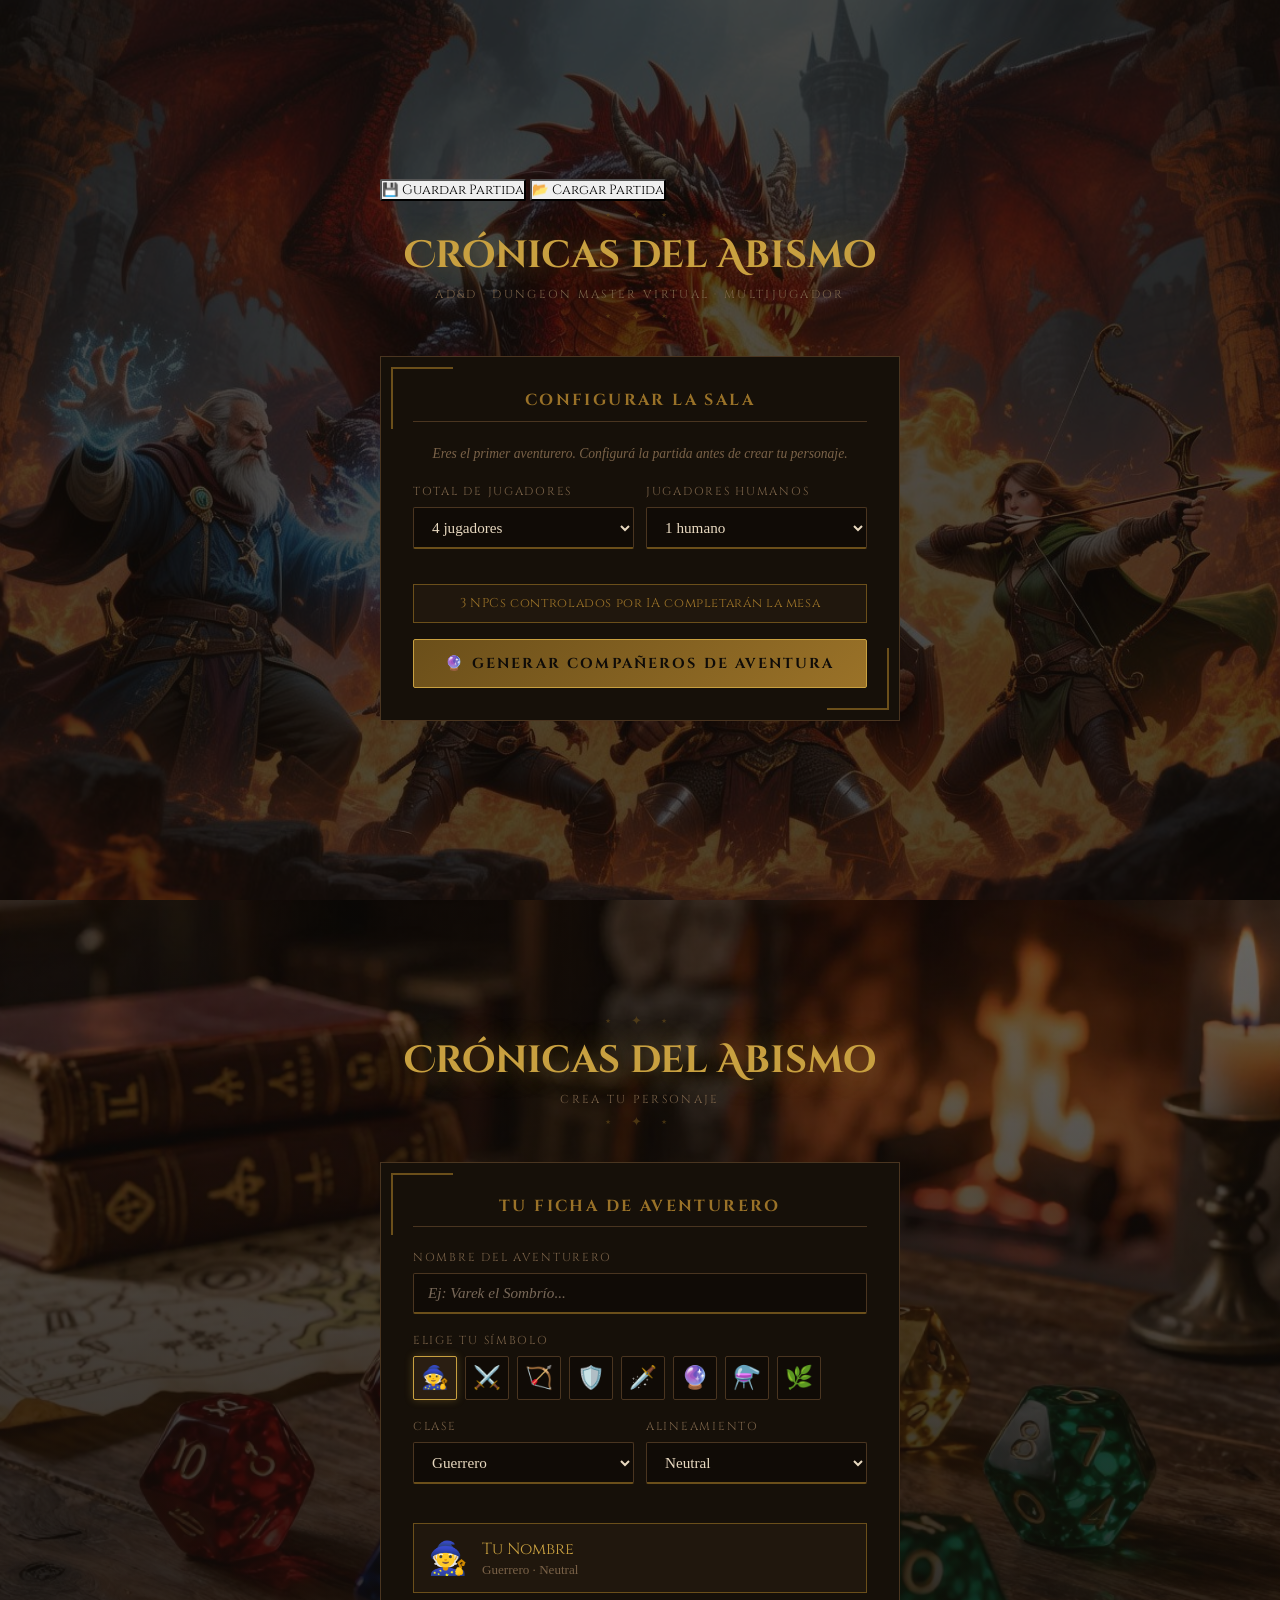
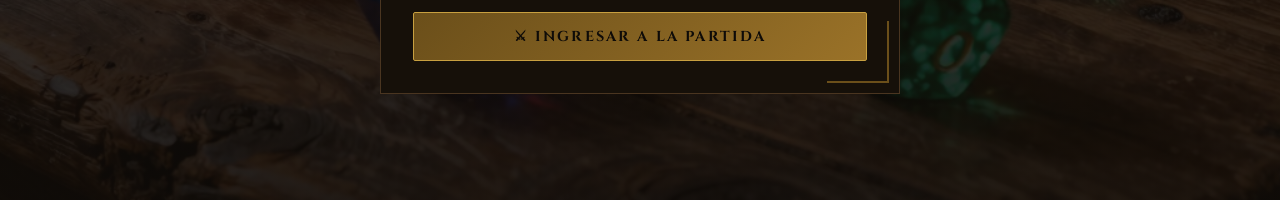
<file: template/index.html>
<!DOCTYPE html>
<html lang="es">
<head>
  <meta charset="UTF-8">
  <meta name="viewport" content="width=device-width, initial-scale=1.0">
  <title>AD&D · Crónicas del Abismo</title>
  <link rel="stylesheet" href="/static/style.css">
  <script src="https://cdn.socket.io/4.7.4/socket.io.min.js"></script>
</head>
<body>

<div id="screen-config" class="screen active">
  <div class="join-container">
    <div class="save-load-buttons">
    <button id="saveGameBtn" class="btn-save">💾 Guardar Partida</button>
    <button id="loadGameBtn" class="btn-load">📂 Cargar Partida</button>
    <select id="saveFileSelect" style="display:none;">
        <option value="">Seleccionar partida...</option>
    </select>
</div>
    <div class="join-header">
      <div class="rune-line">⋆ ✦ ⋆</div>
      <h1>Crónicas del Abismo</h1>
      <p class="join-subtitle">AD&D · Dungeon Master Virtual · Multijugador</p>
      <div class="rune-line">⋆ ✦ ⋆</div>
    </div>
    <div class="join-card">
      <h2 class="section-title">Configurar la Sala</h2>
      <p class="config-hint">Eres el primer aventurero. Configurá la partida antes de crear tu personaje.</p>
      <div class="field-row">
        <div class="field-group">
          <label>Total de jugadores</label>
          <select id="cfg-total">
            <option value="2">2 jugadores</option>
            <option value="3">3 jugadores</option>
            <option value="4" selected>4 jugadores</option>
          </select>
        </div>
        <div class="field-group">
          <label>Jugadores humanos</label>
          <select id="cfg-humans">
            <option value="1" selected>1 humano</option>
            <option value="2">2 humanos</option>
            <option value="3">3 humanos</option>
            <option value="4">4 humanos</option>
          </select>
        </div>
      </div>
      <div id="cfg-summary" class="config-summary">
        <span id="cfg-summary-text">3 NPCs controlados por IA completarán la mesa</span>
      </div>
      <button id="btn-gen-npcs" class="btn-enter">🔮 Generar compañeros de aventura</button>
      <div id="cfg-loading" class="loading" style="display:none">El oráculo conjura a tus compañeros...</div>
    </div>
  </div>
</div>

<div id="screen-npcs" class="screen">
  <div class="join-container" style="max-width:640px">
    <div class="join-header">
      <div class="rune-line">⋆ ✦ ⋆</div>
      <h1>Crónicas del Abismo</h1>
      <div class="rune-line">⋆ ✦ ⋆</div>
    </div>
    <div class="join-card">
      <h2 class="section-title">Tus Compañeros de Aventura</h2>
      <p class="config-hint">El oráculo generó estos personajes. Podés editarlos antes de confirmar.</p>
      <div id="npc-cards-list"></div>
      <div style="display:flex;gap:10px;margin-top:1.2rem">
        <button id="btn-regen" class="btn-secondary-action" style="flex:1">🔄 Regenerar</button>
        <button id="btn-confirm-npcs" class="btn-enter" style="flex:2">✦ Confirmar compañeros</button>
      </div>
    </div>
  </div>
</div>

<div id="screen-join" class="screen">
  <div class="join-container">
    <div class="join-header">
      <div class="rune-line">⋆ ✦ ⋆</div>
      <h1>Crónicas del Abismo</h1>
      <p class="join-subtitle">Crea tu personaje</p>
      <div class="rune-line">⋆ ✦ ⋆</div>
    </div>
    <div class="join-card">
      <h2 class="section-title">Tu Ficha de Aventurero</h2>
      <div class="field-group">
        <label>Nombre del aventurero</label>
        <input type="text" id="inp-name" maxlength="20" placeholder="Ej: Varek el Sombrío...">
      </div>
      <div class="field-group">
        <label>Elige tu símbolo</label>
        <div class="avatar-grid" id="avatar-grid">
          <button class="avatar-btn selected" data-av="🧙">🧙</button>
          <button class="avatar-btn" data-av="⚔️">⚔️</button>
          <button class="avatar-btn" data-av="🏹">🏹</button>
          <button class="avatar-btn" data-av="🛡️">🛡️</button>
          <button class="avatar-btn" data-av="🗡️">🗡️</button>
          <button class="avatar-btn" data-av="🔮">🔮</button>
          <button class="avatar-btn" data-av="⚗️">⚗️</button>
          <button class="avatar-btn" data-av="🌿">🌿</button>
        </div>
      </div>
      <div class="field-row">
        <div class="field-group">
          <label>Clase</label>
          <select id="inp-class">
            <option>Guerrero</option><option>Mago</option><option>Clérigo</option>
            <option>Ladrón</option><option>Paladín</option><option>Druida</option>
            <option>Bardo</option><option>Explorador</option>
          </select>
        </div>
        <div class="field-group">
          <label>Alineamiento</label>
          <select id="inp-alignment">
            <option>Legal Bueno</option><option>Neutral Bueno</option>
            <option>Caótico Bueno</option><option>Legal Neutral</option>
            <option selected>Neutral</option><option>Caótico Neutral</option>
            <option>Legal Malvado</option><option>Neutral Malvado</option>
            <option>Caótico Malvado</option>
          </select>
        </div>
      </div>
      <div class="char-preview">
        <span id="prev-avatar">🧙</span>
        <div class="prev-info">
          <span id="prev-name">Tu Nombre</span>
          <span id="prev-sub">Guerrero · Neutral</span>
        </div>
      </div>
      <div id="waiting-humans-note" style="display:none" class="config-hint"></div>
      <div id="join-error" class="error-msg" style="display:none"></div>
      <button id="btn-join" class="btn-enter">⚔ Ingresar a la Partida</button>
      <div id="players-waiting" class="players-waiting" style="display:none">
        <p class="waiting-title">Ya en la sala:</p>
        <div id="waiting-list"></div>
      </div>
    </div>
  </div>
</div>

<div id="screen-game" class="screen">
  <div class="game-layout">
    <aside class="sidebar">
      <div class="sidebar-header"><span class="sidebar-title">Aventureros</span></div>
      <div id="players-list"></div>
      <div class="sidebar-footer">
        <button id="btn-leave" class="btn-leave">Abandonar</button>
      </div>
    </aside>
    <main class="game-main">
      <header class="game-header">
        <h1>Crónicas del Abismo</h1>
        <p class="game-subtitle">AD&D · Dungeon Master Virtual</p>
      </header>
      <div id="turn-banner" class="turn-banner neutral">
        <span id="turn-text">Esperando aventureros...</span>
      </div>
      <div id="chat" class="chat-box">
        <div class="message gm">
          <span class="msg-avatar">🎭</span>
          <div class="msg-body">
            <span class="msg-sender" style="color:#C8A040">Dungeon Master</span>
            <span class="msg-text">La partida comenzará en breve...</span>
          </div>
        </div>
      </div>
      <audio id="audioPlayer" style="display:none;width:100%;padding:0 1rem;"></audio>
      <div class="input-area">
        <div id="waiting-overlay" class="waiting-overlay">
          <span id="waiting-msg">⏳ Esperando tu turno...</span>
        </div>
        <textarea id="actionInput" rows="2" placeholder="Describe lo que hace tu personaje..."></textarea>
        <div class="action-buttons">
          <button id="sendBtn" class="btn-primary">⚔ Enviar acción</button>
        </div>
        <div id="loadingIndicator" class="loading" style="display:none">
          El Dungeon Master narra su respuesta...
        </div>
      </div>
    </main>
  </div>
</div>

<script>
// ── Estado ──────────────────────────────────────────────────────
let myPlayerId  = null;
let myAvatar    = "🧙";
let cfgTotal    = 4;
let cfgHumans   = 1;
let pendingNpcs = [];
let gameState   = { players:{}, turn_order:[], current_turn:0, configured:false };
const socket    = io();
  
// Elementos de guardado/carga
const saveGameBtn = document.getElementById('saveGameBtn');
const loadGameBtn = document.getElementById('loadGameBtn');
const saveFileSelect = document.getElementById('saveFileSelect');

// Guardar partida
saveGameBtn.addEventListener('click', async () => {
    const playerName = prompt("Nombre del jugador:", "aventurero");
    if (!playerName) return;
    
    const campaignName = prompt("Nombre de la campaña (opcional):", "Mi Aventura");
    
    const response = await fetch('/api/save', {
        method: 'POST',
        headers: { 'Content-Type': 'application/json' },
        body: JSON.stringify({
            player_name: playerName,
            campaign_name: campaignName || "default"
        })
    });
    const data = await response.json();
    
    if (data.status === 'ok') {
        addMessage(`✅ ${data.message}`, "system");
        await loadSaveList(); // Actualizar lista de guardados
    } else {
        addMessage(`❌ Error al guardar: ${data.message}`, "system");
    }
});

// Cargar lista de partidas guardadas
async function loadSaveList() {
    const response = await fetch('/api/list_saves');
    const data = await response.json();
    
    if (data.status === 'ok' && data.saves.length > 0) {
        saveFileSelect.style.display = 'block';
        saveFileSelect.innerHTML = '<option value="">Seleccionar partida...</option>';
        
        data.saves.forEach(save => {
            const option = document.createElement('option');
            option.value = save.filename;
            option.textContent = `${save.player_name} - ${save.campaign_name} (${save.timestamp})`;
            saveFileSelect.appendChild(option);
        });
    } else {
        saveFileSelect.style.display = 'none';
    }
}

// Cargar partida seleccionada
loadGameBtn.addEventListener('click', async () => {
    if (saveFileSelect.style.display === 'none' || !saveFileSelect.value) {
        addMessage("⚠️ No hay partidas guardadas. Guarda una primero.", "system");
        await loadSaveList();
        return;
    }
    
    if (confirm("¿Cargar esta partida? Se perderá el progreso actual no guardado.")) {
        const response = await fetch('/api/load', {
            method: 'POST',
            headers: { 'Content-Type': 'application/json' },
            body: JSON.stringify({ filename: saveFileSelect.value })
        });
        const data = await response.json();
        
        if (data.status === 'ok') {
            // Limpiar chat actual
            chatDiv.innerHTML = '';
            addMessage(`🎭 Partida cargada: ${data.message}`, "gm");
            
            // Mostrar últimos mensajes (opcional)
            if (data.history) {
                data.history.forEach(msg => {
                    const sender = msg.role === 'user' ? 'player' : 'gm';
                    addMessage(msg.content, sender);
                });
            }
        } else {
            addMessage(`❌ Error al cargar: ${data.message}`, "system");
        }
    }
});

// Cargar lista al iniciar
loadSaveList();
// ── Utilidades ──────────────────────────────────────────────────
function showScreen(name) {
  document.querySelectorAll(".screen").forEach(s => s.classList.remove("active"));
  document.getElementById("screen-" + name).classList.add("active");
}
function escHtml(str) {
  return (str||"").replace(/[&<>]/g, m=>({'&':'&amp;','<':'&lt;','>':'&gt;'}[m]));
}

// ── Arranque ────────────────────────────────────────────────────
async function detectScreen() {
  try {
    const res  = await fetch("/api/state");
    const data = await res.json();
    if (!data.configured) {
      showScreen("config");
    } else {
      const humanCount = Object.values(data.players).filter(p=>!p.is_npc).length;
      if (humanCount < (data.max_humans || 1)) {
        showScreen("join");
        loadWaiting(data);
      } else {
        showScreen("join");
        document.getElementById("join-error").textContent = "La sala ya está completa.";
        document.getElementById("join-error").style.display = "block";
        document.getElementById("btn-join").disabled = true;
      }
    }
  } catch(e) {
    showScreen("config");
  }
}
detectScreen();

// ── Pantalla A: Configurar sala ─────────────────────────────────
const cfgTotalSel  = document.getElementById("cfg-total");
const cfgHumansSel = document.getElementById("cfg-humans");

function updateCfgSummary() {
  cfgTotal  = parseInt(cfgTotalSel.value);
  cfgHumans = parseInt(cfgHumansSel.value);
  if (cfgHumans > cfgTotal) { cfgHumansSel.value = cfgTotal; cfgHumans = cfgTotal; }
  const npcs = cfgTotal - cfgHumans;
  document.getElementById("cfg-summary-text").textContent = npcs === 0
    ? "Mesa completa de jugadores humanos — sin NPCs."
    : `${npcs} NPC${npcs>1?"s":""} controlado${npcs>1?"s":""} por IA completarán la mesa.`;
}
cfgTotalSel.addEventListener("change", updateCfgSummary);
cfgHumansSel.addEventListener("change", updateCfgSummary);
updateCfgSummary();

document.getElementById("btn-gen-npcs").addEventListener("click", async () => {
  cfgTotal  = parseInt(cfgTotalSel.value);
  cfgHumans = parseInt(cfgHumansSel.value);
  const npcCount = cfgTotal - cfgHumans;
  document.getElementById("cfg-loading").style.display = "block";
  document.getElementById("btn-gen-npcs").disabled = true;
  if (npcCount === 0) {
    await configureRoom(cfgHumans, []);
    showScreen("join");
    return;
  }
  const res  = await fetch("/api/generate_npcs", {
    method:"POST", headers:{"Content-Type":"application/json"},
    body: JSON.stringify({ count: npcCount, max_humans: cfgHumans })
  });
  const data = await res.json();
  pendingNpcs = data.npcs || [];
  document.getElementById("cfg-loading").style.display = "none";
  document.getElementById("btn-gen-npcs").disabled = false;
  renderNpcCards();
  showScreen("npcs");
});

// ── Pantalla B: Editar NPCs ─────────────────────────────────────
const CLASSES = ["Guerrero","Mago","Clérigo","Ladrón","Paladín","Druida","Bardo","Explorador"];
const ALIGNS  = ["Legal Bueno","Neutral Bueno","Caótico Bueno","Legal Neutral","Neutral",
                 "Caótico Neutral","Legal Malvado","Neutral Malvado","Caótico Malvado"];
const AVLIST  = ["🧙","⚔️","🏹","🛡️","🗡️","🔮","⚗️","🌿"];

function renderNpcCards() {
  const c = document.getElementById("npc-cards-list");
  c.innerHTML = pendingNpcs.map((npc, i) => `
    <div class="npc-edit-card">
      <div class="npc-edit-header">
        <span class="npc-avatar-display">${escHtml(npc.avatar)}</span>
        <select class="npc-av-sel" data-idx="${i}">
          ${AVLIST.map(av=>`<option value="${av}"${av===npc.avatar?" selected":""}>${av}</option>`).join("")}
        </select>
        <input class="npc-name-inp" type="text" maxlength="20" value="${escHtml(npc.name)}" data-idx="${i}">
      </div>
      <div class="field-row" style="margin-top:8px">
        <select class="npc-cls-sel" data-idx="${i}">
          ${CLASSES.map(cl=>`<option${cl===npc.cls?" selected":""}>${cl}</option>`).join("")}
        </select>
        <select class="npc-ali-sel" data-idx="${i}">
          ${ALIGNS.map(a=>`<option${a===npc.alignment?" selected":""}>${a}</option>`).join("")}
        </select>
      </div>
      <input class="npc-pers-inp" type="text" maxlength="80"
             value="${escHtml(npc.personality)}" placeholder="Personalidad..." data-idx="${i}" style="margin-top:8px">
    </div>`).join("");
  c.querySelectorAll(".npc-av-sel").forEach(el => el.addEventListener("change", e => {
    const i = e.target.dataset.idx;
    pendingNpcs[i].avatar = e.target.value;
    c.querySelectorAll(".npc-avatar-display")[i].textContent = e.target.value;
  }));
  c.querySelectorAll(".npc-name-inp").forEach(el => el.addEventListener("input", e => { pendingNpcs[e.target.dataset.idx].name = e.target.value; }));
  c.querySelectorAll(".npc-cls-sel").forEach(el => el.addEventListener("change", e => { pendingNpcs[e.target.dataset.idx].cls = e.target.value; }));
  c.querySelectorAll(".npc-ali-sel").forEach(el => el.addEventListener("change", e => { pendingNpcs[e.target.dataset.idx].alignment = e.target.value; }));
  c.querySelectorAll(".npc-pers-inp").forEach(el => el.addEventListener("input", e => { pendingNpcs[e.target.dataset.idx].personality = e.target.value; }));
}

document.getElementById("btn-regen").addEventListener("click", async () => {
  document.getElementById("btn-regen").disabled = true;
  const res  = await fetch("/api/generate_npcs", {
    method:"POST", headers:{"Content-Type":"application/json"},
    body: JSON.stringify({ count: pendingNpcs.length, max_humans: cfgHumans })
  });
  pendingNpcs = (await res.json()).npcs || [];
  renderNpcCards();
  document.getElementById("btn-regen").disabled = false;
});

document.getElementById("btn-confirm-npcs").addEventListener("click", async () => {
  await configureRoom(cfgHumans, pendingNpcs);
  if (cfgHumans > 1) {
    document.getElementById("waiting-humans-note").textContent =
      `Esta partida espera ${cfgHumans} jugadores humanos. Compartí el link con tus compañeros.`;
    document.getElementById("waiting-humans-note").style.display = "block";
  }
  showScreen("join");
});

async function configureRoom(maxHumans, npcs) {
  await fetch("/api/configure", {
    method:"POST", headers:{"Content-Type":"application/json"},
    body: JSON.stringify({ max_humans: maxHumans, npcs })
  });
}

// ── Pantalla C: Crear personaje ─────────────────────────────────
document.getElementById("avatar-grid").addEventListener("click", e => {
  const btn = e.target.closest(".avatar-btn");
  if (!btn) return;
  document.querySelectorAll(".avatar-btn").forEach(b => b.classList.remove("selected"));
  btn.classList.add("selected");
  myAvatar = btn.dataset.av;
  document.getElementById("prev-avatar").textContent = myAvatar;
});

["inp-name","inp-class","inp-alignment"].forEach(id => {
  document.getElementById(id).addEventListener("input",  updatePreview);
  document.getElementById(id).addEventListener("change", updatePreview);
});
function updatePreview() {
  document.getElementById("prev-name").textContent = document.getElementById("inp-name").value || "Tu Nombre";
  document.getElementById("prev-sub").textContent  =
    document.getElementById("inp-class").value + " · " + document.getElementById("inp-alignment").value;
}

function loadWaiting(data) {
  const ps = Object.values(data.players||{});
  if (!ps.length) return;
  document.getElementById("players-waiting").style.display = "block";
  document.getElementById("waiting-list").innerHTML = ps.map(p =>
    `<span class="waiting-player" style="color:${p.color}">
      ${p.avatar} ${escHtml(p.name)} (${escHtml(p.cls)})
      ${p.is_npc ? '<span class="npc-badge">NPC</span>' : ""}
    </span>`).join("");
}

document.getElementById("btn-join").addEventListener("click", async () => {
  const name = document.getElementById("inp-name").value.trim();
  if (!name) { showJoinError("Ingresá un nombre."); return; }
  const res  = await fetch("/api/join", {
    method:"POST", headers:{"Content-Type":"application/json"},
    body: JSON.stringify({
      name, avatar: myAvatar,
      alignment: document.getElementById("inp-alignment").value,
      cls: document.getElementById("inp-class").value
    })
  });
  const data = await res.json();
  if (data.error) { showJoinError(data.error); return; }
  myPlayerId = data.player_id;
  gameState  = { players: data.players, turn_order: data.turn_order, current_turn: data.current_turn };
  showScreen("game");
  socket.emit("join_room", {});
  renderGameState();
});

function showJoinError(msg) {
  const el = document.getElementById("join-error");
  el.textContent = msg;
  el.style.display = "block";
}

// ── Pantalla D: Sala de juego ───────────────────────────────────
const chatDiv     = document.getElementById("chat");
const actionInput = document.getElementById("actionInput");
const sendBtn     = document.getElementById("sendBtn");
const loadingDiv  = document.getElementById("loadingIndicator");
const audioPlayer = document.getElementById("audioPlayer");

socket.on("game_update", data => {
  if (data.players)                    gameState.players      = data.players;
  if (data.turn_order)                 gameState.turn_order   = data.turn_order;
  if (data.current_turn !== undefined) gameState.current_turn = data.current_turn;
  if (data.chat_log)                   renderChatLog(data.chat_log);
  if (data.intro_audio || data.gm_audio) playAudio(data.intro_audio || data.gm_audio);
  renderGameState();
});

function playAudio(b64) {
  if (!b64) return;
  audioPlayer.src = "data:audio/mpeg;base64," + b64;
  audioPlayer.style.display = "block";
  audioPlayer.play().catch(()=>{});
}

function renderGameState() {
  renderPlayers();
  renderTurnBanner();
  renderInputState();
}

function renderPlayers() {
  const list = document.getElementById("players-list");
  if (!gameState.turn_order.length) { list.innerHTML = '<p class="no-players">Nadie aún...</p>'; return; }
  list.innerHTML = gameState.turn_order.map((pid, idx) => {
    const p = gameState.players[pid];
    if (!p) return "";
    const isActive = idx === gameState.current_turn;
    const isMe     = pid === myPlayerId;
    return `<div class="player-card ${isActive?"active":""} ${isMe?"me":""}">
      <span class="player-avatar">${p.avatar}</span>
      <div class="player-info">
        <span class="player-name" style="color:${p.color}">
          ${escHtml(p.name)}${isMe?" (vos)":""}
          ${p.is_npc?'<span class="npc-badge">IA</span>':""}
        </span>
        <span class="player-meta">${escHtml(p.cls)} · ${escHtml(p.alignment)}</span>
      </div>
      ${isActive?'<span class="turn-indicator">◀</span>':""}
    </div>`;
  }).join("");
}

function renderTurnBanner() {
  const banner = document.getElementById("turn-banner");
  const text   = document.getElementById("turn-text");
  if (!gameState.turn_order.length) {
    text.textContent = "Esperando aventureros...";
    banner.className = "turn-banner neutral";
    return;
  }
  const pid = gameState.turn_order[gameState.current_turn];
  const p   = gameState.players[pid];
  if (!p) return;
  if (pid === myPlayerId) {
    text.textContent = "⚔ ¡Es tu turno, aventurero!";
    banner.className = "turn-banner my-turn";
  } else if (p.is_npc) {
    text.textContent = `🤖 ${p.avatar} ${p.name} está decidiendo...`;
    banner.className = "turn-banner npc-turn";
  } else {
    text.textContent = `⏳ Turno de ${p.avatar} ${p.name}`;
    banner.className = "turn-banner other-turn";
  }
}

function renderInputState() {
  if (!gameState.turn_order.length) return;
  const pid      = gameState.turn_order[gameState.current_turn];
  const isMyTurn = pid === myPlayerId;
  const overlay  = document.getElementById("waiting-overlay");
  const p        = gameState.players[pid];
  if (isMyTurn) {
    overlay.style.display = "none";
    actionInput.disabled  = false;
    sendBtn.disabled      = false;
    actionInput.focus();
  } else {
    const who = p ? (p.is_npc ? `🤖 ${p.name} (IA)` : `${p.avatar} ${p.name}`) : "otro jugador";
    document.getElementById("waiting-msg").textContent = `⏳ Esperando a ${who}...`;
    overlay.style.display = "flex";
    actionInput.disabled  = true;
    sendBtn.disabled      = true;
  }
}

function renderChatLog(log) {
  chatDiv.innerHTML = "";
  log.forEach(msg => {
    const div       = document.createElement("div");
    const typeClass = (msg.type==="npc"||msg.type==="npc-pass") ? msg.type : msg.type;
    div.className   = "message " + typeClass;
    const safeText  = escHtml(msg.text||"").replace(/\n/g,"<br>");
    const badge     = msg.badge ? `<span class="npc-badge" style="margin-left:4px">${msg.badge}</span>` : "";
    const passBadge = msg.type==="npc-pass" ? `<span class="pass-badge">pasa</span>` : "";
    div.innerHTML = `
      <span class="msg-avatar">${msg.avatar||"?"}</span>
      <div class="msg-body">
        <span class="msg-sender" style="color:${msg.color}">${escHtml(msg.sender)}${badge}${passBadge}</span>
        <span class="msg-text">${safeText}</span>
      </div>`;
    chatDiv.appendChild(div);
  });
  chatDiv.scrollTop = chatDiv.scrollHeight;
}

async function sendAction() {
  const action = actionInput.value.trim();
  if (!action || !myPlayerId) return;
  actionInput.value    = "";
  actionInput.disabled = true;
  sendBtn.disabled     = true;
  loadingDiv.style.display = "block";
  try {
    const res  = await fetch("/api/action", {
      method:"POST", headers:{"Content-Type":"application/json"},
      body: JSON.stringify({ player_id: myPlayerId, action })
    });
    const data = await res.json();
    if (data.error) throw new Error(data.error);
    if (data.audio_base64) playAudio(data.audio_base64);
  } catch(err) {
    const div = document.createElement("div");
    div.className = "message system";
    div.innerHTML = `<span class="msg-avatar">⚠️</span>
      <div class="msg-body"><span class="msg-text">${escHtml(err.message)}</span></div>`;
    chatDiv.appendChild(div);
  } finally {
    loadingDiv.style.display = "none";
  }
}

sendBtn.addEventListener("click", sendAction);
actionInput.addEventListener("keydown", e => {
  if (e.key==="Enter" && !e.shiftKey) { e.preventDefault(); sendAction(); }
});

document.getElementById("btn-leave").addEventListener("click", async () => {
  if (!confirm("¿Abandonar la partida?")) return;
  if (myPlayerId) {
    await fetch("/api/leave", {
      method:"POST", headers:{"Content-Type":"application/json"},
      body: JSON.stringify({ player_id: myPlayerId })
    });
  }
  myPlayerId = null;
  location.reload();
});
</script>
</body>
</html>
</file>
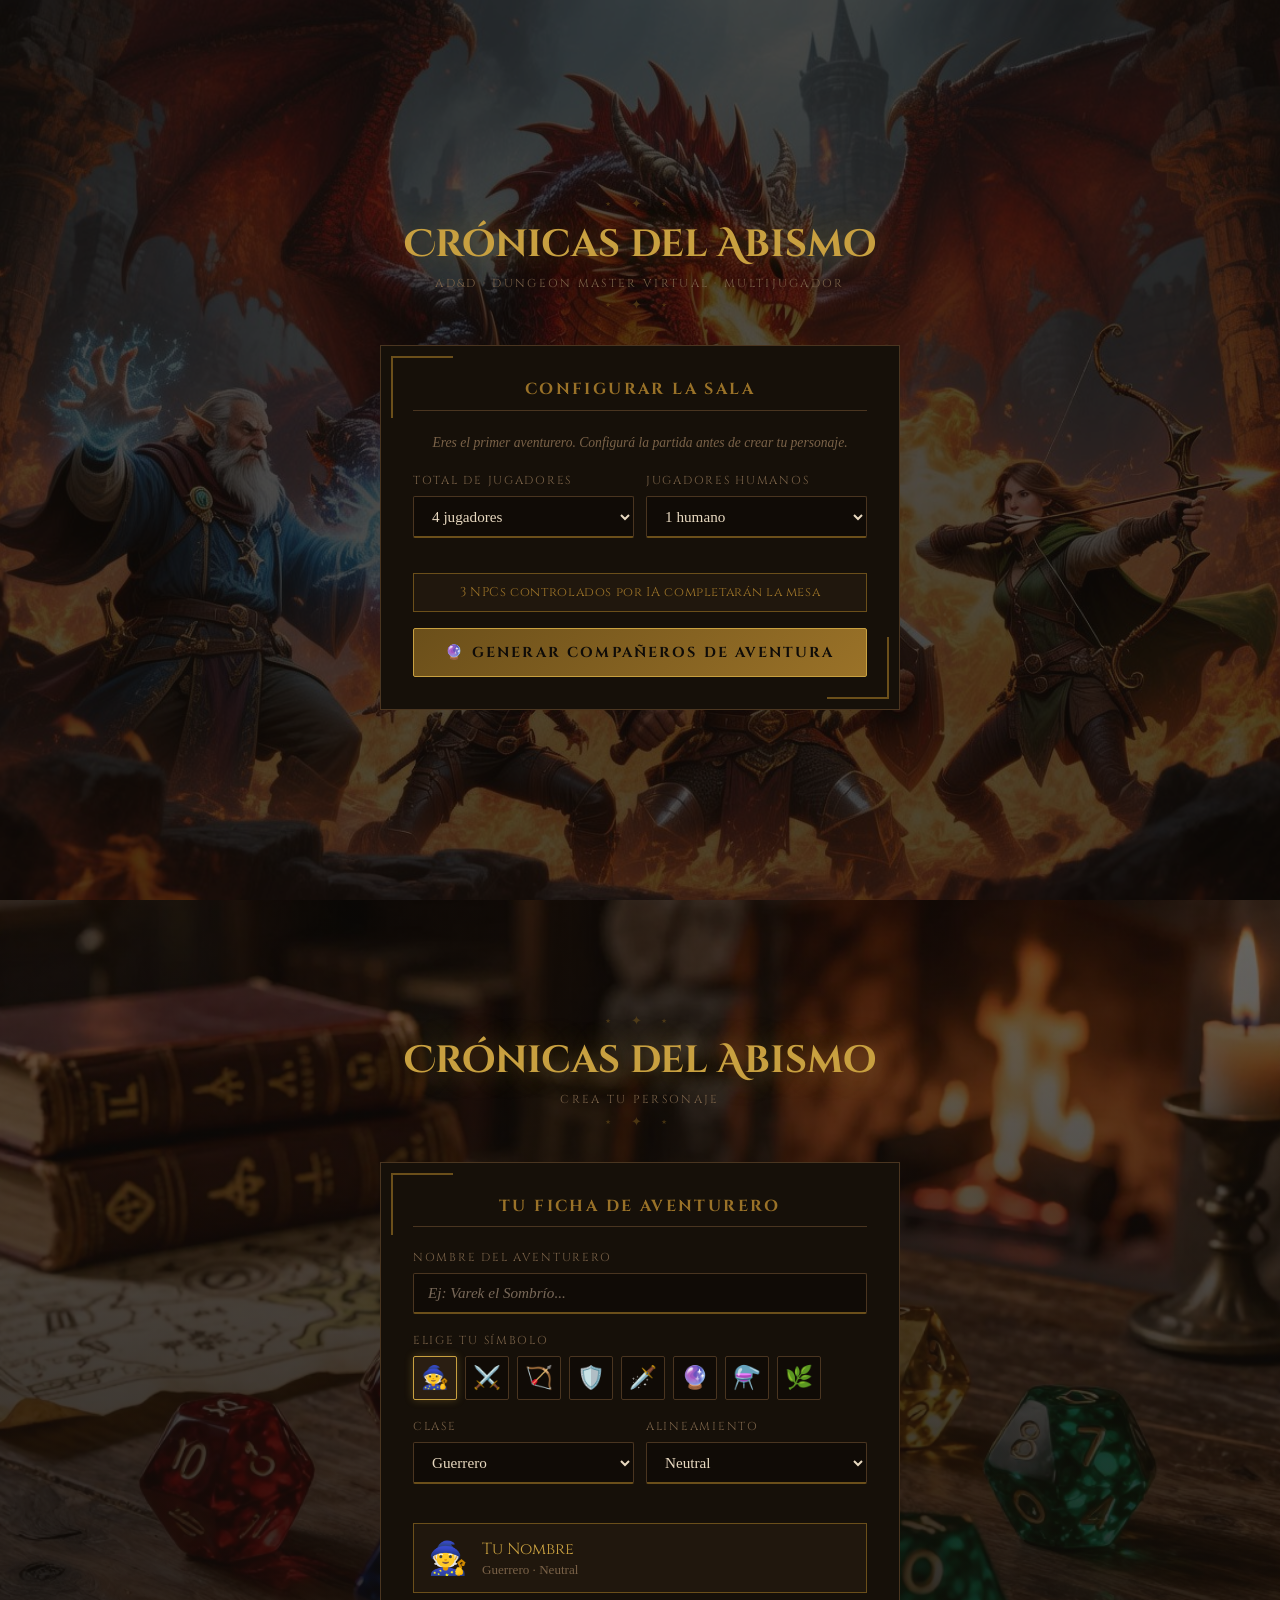
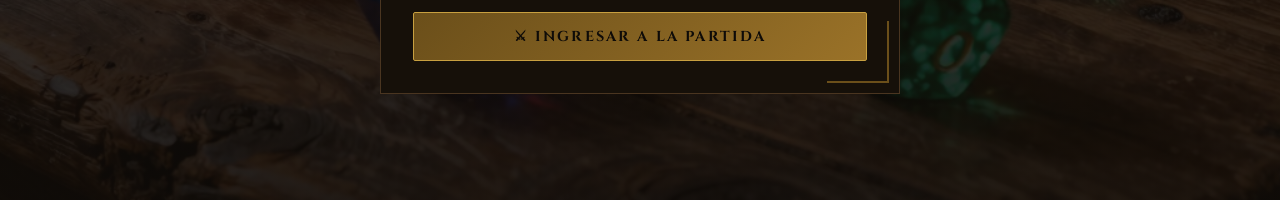
<file: templates/index.html>
<!DOCTYPE html>
<html lang="es">
<head>
  <meta charset="UTF-8">
  <meta name="viewport" content="width=device-width, initial-scale=1.0">
  <title>AD&D · Crónicas del Abismo</title>
  <link rel="stylesheet" href="/static/style.css">
  <script src="https://cdn.socket.io/4.7.4/socket.io.min.js"></script>
</head>
<body>

<div id="screen-config" class="screen active">
  <div class="join-container">
    <div class="join-header">
      <div class="rune-line">⋆ ✦ ⋆</div>
      <h1>Crónicas del Abismo</h1>
      <p class="join-subtitle">AD&D · Dungeon Master Virtual · Multijugador</p>
      <div class="rune-line">⋆ ✦ ⋆</div>
    </div>
    <div class="join-card">
      <h2 class="section-title">Configurar la Sala</h2>
      <p class="config-hint">Eres el primer aventurero. Configurá la partida antes de crear tu personaje.</p>
      <div class="field-row">
        <div class="field-group">
          <label>Total de jugadores</label>
          <select id="cfg-total">
            <option value="2">2 jugadores</option>
            <option value="3">3 jugadores</option>
            <option value="4" selected>4 jugadores</option>
          </select>
        </div>
        <div class="field-group">
          <label>Jugadores humanos</label>
          <select id="cfg-humans">
            <option value="1" selected>1 humano</option>
            <option value="2">2 humanos</option>
            <option value="3">3 humanos</option>
            <option value="4">4 humanos</option>
          </select>
        </div>
      </div>
      <div id="cfg-summary" class="config-summary">
        <span id="cfg-summary-text">3 NPCs controlados por IA completarán la mesa</span>
      </div>
      <button id="btn-gen-npcs" class="btn-enter">🔮 Generar compañeros de aventura</button>
      <div id="cfg-loading" class="loading" style="display:none">El oráculo conjura a tus compañeros...</div>
    </div>
  </div>
</div>

<div id="screen-npcs" class="screen">
  <div class="join-container" style="max-width:640px">
    <div class="join-header">
      <div class="rune-line">⋆ ✦ ⋆</div>
      <h1>Crónicas del Abismo</h1>
      <div class="rune-line">⋆ ✦ ⋆</div>
    </div>
    <div class="join-card">
      <h2 class="section-title">Tus Compañeros de Aventura</h2>
      <p class="config-hint">El oráculo generó estos personajes. Podés editarlos antes de confirmar.</p>
      <div id="npc-cards-list"></div>
      <div style="display:flex;gap:10px;margin-top:1.2rem">
        <button id="btn-regen" class="btn-secondary-action" style="flex:1">🔄 Regenerar</button>
        <button id="btn-confirm-npcs" class="btn-enter" style="flex:2">✦ Confirmar compañeros</button>
      </div>
    </div>
  </div>
</div>

<div id="screen-join" class="screen">
  <div class="join-container">
    <div class="join-header">
      <div class="rune-line">⋆ ✦ ⋆</div>
      <h1>Crónicas del Abismo</h1>
      <p class="join-subtitle">Crea tu personaje</p>
      <div class="rune-line">⋆ ✦ ⋆</div>
    </div>
    <div class="join-card">
      <h2 class="section-title">Tu Ficha de Aventurero</h2>
      <div class="field-group">
        <label>Nombre del aventurero</label>
        <input type="text" id="inp-name" maxlength="20" placeholder="Ej: Varek el Sombrío...">
      </div>
      <div class="field-group">
        <label>Elige tu símbolo</label>
        <div class="avatar-grid" id="avatar-grid">
          <button class="avatar-btn selected" data-av="🧙">🧙</button>
          <button class="avatar-btn" data-av="⚔️">⚔️</button>
          <button class="avatar-btn" data-av="🏹">🏹</button>
          <button class="avatar-btn" data-av="🛡️">🛡️</button>
          <button class="avatar-btn" data-av="🗡️">🗡️</button>
          <button class="avatar-btn" data-av="🔮">🔮</button>
          <button class="avatar-btn" data-av="⚗️">⚗️</button>
          <button class="avatar-btn" data-av="🌿">🌿</button>
        </div>
      </div>
      <div class="field-row">
        <div class="field-group">
          <label>Clase</label>
          <select id="inp-class">
            <option>Guerrero</option><option>Mago</option><option>Clérigo</option>
            <option>Ladrón</option><option>Paladín</option><option>Druida</option>
            <option>Bardo</option><option>Explorador</option>
          </select>
        </div>
        <div class="field-group">
          <label>Alineamiento</label>
          <select id="inp-alignment">
            <option>Legal Bueno</option><option>Neutral Bueno</option>
            <option>Caótico Bueno</option><option>Legal Neutral</option>
            <option selected>Neutral</option><option>Caótico Neutral</option>
            <option>Legal Malvado</option><option>Neutral Malvado</option>
            <option>Caótico Malvado</option>
          </select>
        </div>
      </div>
      <div class="char-preview">
        <span id="prev-avatar">🧙</span>
        <div class="prev-info">
          <span id="prev-name">Tu Nombre</span>
          <span id="prev-sub">Guerrero · Neutral</span>
        </div>
      </div>
      <div id="waiting-humans-note" style="display:none" class="config-hint"></div>
      <div id="join-error" class="error-msg" style="display:none"></div>
      <button id="btn-join" class="btn-enter">⚔ Ingresar a la Partida</button>
      <div id="players-waiting" class="players-waiting" style="display:none">
        <p class="waiting-title">Ya en la sala:</p>
        <div id="waiting-list"></div>
      </div>
    </div>
  </div>
</div>

<div id="screen-game" class="screen">
  <div class="game-layout">
    <aside class="sidebar">
      <div class="sidebar-header"><span class="sidebar-title">Aventureros</span></div>
      <div id="players-list"></div>
      <div class="sidebar-footer">
        <button id="btn-reset" class="btn-reset">✦ Nueva partida</button>
        <button id="btn-leave" class="btn-leave">Abandonar</button>
      </div>
    </aside>
    <main class="game-main">
      <header class="game-header">
        <h1>Crónicas del Abismo</h1>
        <p class="game-subtitle">AD&D · Dungeon Master Virtual</p>
      </header>
      <div id="turn-banner" class="turn-banner neutral">
        <span id="turn-text">Esperando aventureros...</span>
      </div>
      <div id="chat" class="chat-box">
        <div class="message gm">
          <span class="msg-avatar">🎭</span>
          <div class="msg-body">
            <span class="msg-sender" style="color:#C8A040">Dungeon Master</span>
            <span class="msg-text">La partida comenzará en breve...</span>
          </div>
        </div>
      </div>
      <audio id="audioPlayer" style="display:none;width:100%;padding:0 1rem;"></audio>
      <div class="input-area">
        <div id="waiting-overlay" class="waiting-overlay">
          <span id="waiting-msg">⏳ Esperando tu turno...</span>
        </div>
        <textarea id="actionInput" rows="2" placeholder="Describe lo que hace tu personaje..."></textarea>
        <div class="action-buttons">
          <button id="sendBtn" class="btn-primary">⚔ Enviar acción</button>
        </div>
        <div id="loadingIndicator" class="loading" style="display:none">
          El Dungeon Master narra su respuesta...
        </div>
      </div>
    </main>
  </div>
</div>

<script>
// ── Estado ──────────────────────────────────────────────────────
let myPlayerId  = null;
let myAvatar    = "🧙";
let cfgTotal    = 4;
let cfgHumans   = 1;
let pendingNpcs = [];
let gameState   = { players:{}, turn_order:[], current_turn:0, configured:false };
const socket    = io();

// ── Utilidades ──────────────────────────────────────────────────
function showScreen(name) {
  document.querySelectorAll(".screen").forEach(s => s.classList.remove("active"));
  document.getElementById("screen-" + name).classList.add("active");
}
function escHtml(str) {
  return (str||"").replace(/[&<>]/g, m=>({'&':'&amp;','<':'&lt;','>':'&gt;'}[m]));
}

// ── Arranque ────────────────────────────────────────────────────
async function detectScreen() {
  try {
    const res  = await fetch("/api/state");
    const data = await res.json();
    if (!data.configured) {
      showScreen("config");
    } else {
      const humanCount = Object.values(data.players).filter(p=>!p.is_npc).length;
      if (humanCount < (data.max_humans || 1)) {
        showScreen("join");
        loadWaiting(data);
      } else {
        showScreen("join");
        document.getElementById("join-error").textContent = "La sala ya está completa.";
        document.getElementById("join-error").style.display = "block";
        document.getElementById("btn-join").disabled = true;
      }
    }
  } catch(e) {
    showScreen("config");
  }
}
detectScreen();

// ── Pantalla A: Configurar sala ─────────────────────────────────
const cfgTotalSel  = document.getElementById("cfg-total");
const cfgHumansSel = document.getElementById("cfg-humans");

function updateCfgSummary() {
  cfgTotal  = parseInt(cfgTotalSel.value);
  cfgHumans = parseInt(cfgHumansSel.value);
  if (cfgHumans > cfgTotal) { cfgHumansSel.value = cfgTotal; cfgHumans = cfgTotal; }
  const npcs = cfgTotal - cfgHumans;
  document.getElementById("cfg-summary-text").textContent = npcs === 0
    ? "Mesa completa de jugadores humanos — sin NPCs."
    : `${npcs} NPC${npcs>1?"s":""} controlado${npcs>1?"s":""} por IA completarán la mesa.`;
}
cfgTotalSel.addEventListener("change", updateCfgSummary);
cfgHumansSel.addEventListener("change", updateCfgSummary);
updateCfgSummary();

document.getElementById("btn-gen-npcs").addEventListener("click", async () => {
  cfgTotal  = parseInt(cfgTotalSel.value);
  cfgHumans = parseInt(cfgHumansSel.value);
  const npcCount = cfgTotal - cfgHumans;
  document.getElementById("cfg-loading").style.display = "block";
  document.getElementById("btn-gen-npcs").disabled = true;
  if (npcCount === 0) {
    await configureRoom(cfgHumans, []);
    showScreen("join");
    return;
  }
  const res  = await fetch("/api/generate_npcs", {
    method:"POST", headers:{"Content-Type":"application/json"},
    body: JSON.stringify({ count: npcCount, max_humans: cfgHumans })
  });
  const data = await res.json();
  pendingNpcs = data.npcs || [];
  document.getElementById("cfg-loading").style.display = "none";
  document.getElementById("btn-gen-npcs").disabled = false;
  renderNpcCards();
  showScreen("npcs");
});

// ── Pantalla B: Editar NPCs ─────────────────────────────────────
const CLASSES = ["Guerrero","Mago","Clérigo","Ladrón","Paladín","Druida","Bardo","Explorador"];
const ALIGNS  = ["Legal Bueno","Neutral Bueno","Caótico Bueno","Legal Neutral","Neutral",
                 "Caótico Neutral","Legal Malvado","Neutral Malvado","Caótico Malvado"];
const AVLIST  = ["🧙","⚔️","🏹","🛡️","🗡️","🔮","⚗️","🌿"];

function renderNpcCards() {
  const c = document.getElementById("npc-cards-list");
  c.innerHTML = pendingNpcs.map((npc, i) => `
    <div class="npc-edit-card">
      <div class="npc-edit-header">
        <span class="npc-avatar-display">${escHtml(npc.avatar)}</span>
        <select class="npc-av-sel" data-idx="${i}">
          ${AVLIST.map(av=>`<option value="${av}"${av===npc.avatar?" selected":""}>${av}</option>`).join("")}
        </select>
        <input class="npc-name-inp" type="text" maxlength="20" value="${escHtml(npc.name)}" data-idx="${i}">
      </div>
      <div class="field-row" style="margin-top:8px">
        <select class="npc-cls-sel" data-idx="${i}">
          ${CLASSES.map(cl=>`<option${cl===npc.cls?" selected":""}>${cl}</option>`).join("")}
        </select>
        <select class="npc-ali-sel" data-idx="${i}">
          ${ALIGNS.map(a=>`<option${a===npc.alignment?" selected":""}>${a}</option>`).join("")}
        </select>
      </div>
      <input class="npc-pers-inp" type="text" maxlength="80"
             value="${escHtml(npc.personality)}" placeholder="Personalidad..." data-idx="${i}" style="margin-top:8px">
    </div>`).join("");
  c.querySelectorAll(".npc-av-sel").forEach(el => el.addEventListener("change", e => {
    const i = e.target.dataset.idx;
    pendingNpcs[i].avatar = e.target.value;
    c.querySelectorAll(".npc-avatar-display")[i].textContent = e.target.value;
  }));
  c.querySelectorAll(".npc-name-inp").forEach(el => el.addEventListener("input", e => { pendingNpcs[e.target.dataset.idx].name = e.target.value; }));
  c.querySelectorAll(".npc-cls-sel").forEach(el => el.addEventListener("change", e => { pendingNpcs[e.target.dataset.idx].cls = e.target.value; }));
  c.querySelectorAll(".npc-ali-sel").forEach(el => el.addEventListener("change", e => { pendingNpcs[e.target.dataset.idx].alignment = e.target.value; }));
  c.querySelectorAll(".npc-pers-inp").forEach(el => el.addEventListener("input", e => { pendingNpcs[e.target.dataset.idx].personality = e.target.value; }));
}

document.getElementById("btn-regen").addEventListener("click", async () => {
  document.getElementById("btn-regen").disabled = true;
  const res  = await fetch("/api/generate_npcs", {
    method:"POST", headers:{"Content-Type":"application/json"},
    body: JSON.stringify({ count: pendingNpcs.length, max_humans: cfgHumans })
  });
  pendingNpcs = (await res.json()).npcs || [];
  renderNpcCards();
  document.getElementById("btn-regen").disabled = false;
});

document.getElementById("btn-confirm-npcs").addEventListener("click", async () => {
  await configureRoom(cfgHumans, pendingNpcs);
  if (cfgHumans > 1) {
    document.getElementById("waiting-humans-note").textContent =
      `Esta partida espera ${cfgHumans} jugadores humanos. Compartí el link con tus compañeros.`;
    document.getElementById("waiting-humans-note").style.display = "block";
  }
  showScreen("join");
});

async function configureRoom(maxHumans, npcs) {
  await fetch("/api/configure", {
    method:"POST", headers:{"Content-Type":"application/json"},
    body: JSON.stringify({ max_humans: maxHumans, npcs })
  });
}

// ── Pantalla C: Crear personaje ─────────────────────────────────
document.getElementById("avatar-grid").addEventListener("click", e => {
  const btn = e.target.closest(".avatar-btn");
  if (!btn) return;
  document.querySelectorAll(".avatar-btn").forEach(b => b.classList.remove("selected"));
  btn.classList.add("selected");
  myAvatar = btn.dataset.av;
  document.getElementById("prev-avatar").textContent = myAvatar;
});

["inp-name","inp-class","inp-alignment"].forEach(id => {
  document.getElementById(id).addEventListener("input",  updatePreview);
  document.getElementById(id).addEventListener("change", updatePreview);
});
function updatePreview() {
  document.getElementById("prev-name").textContent = document.getElementById("inp-name").value || "Tu Nombre";
  document.getElementById("prev-sub").textContent  =
    document.getElementById("inp-class").value + " · " + document.getElementById("inp-alignment").value;
}

function loadWaiting(data) {
  const ps = Object.values(data.players||{});
  if (!ps.length) return;
  document.getElementById("players-waiting").style.display = "block";
  document.getElementById("waiting-list").innerHTML = ps.map(p =>
    `<span class="waiting-player" style="color:${p.color}">
      ${p.avatar} ${escHtml(p.name)} (${escHtml(p.cls)})
      ${p.is_npc ? '<span class="npc-badge">NPC</span>' : ""}
    </span>`).join("");
}

document.getElementById("btn-join").addEventListener("click", async () => {
  const name = document.getElementById("inp-name").value.trim();
  if (!name) { showJoinError("Ingresá un nombre."); return; }
  const res  = await fetch("/api/join", {
    method:"POST", headers:{"Content-Type":"application/json"},
    body: JSON.stringify({
      name, avatar: myAvatar,
      alignment: document.getElementById("inp-alignment").value,
      cls: document.getElementById("inp-class").value
    })
  });
  const data = await res.json();
  if (data.error) { showJoinError(data.error); return; }
  myPlayerId = data.player_id;
  gameState  = { players: data.players, turn_order: data.turn_order, current_turn: data.current_turn };
  showScreen("game");
  socket.emit("join_room", {});
  renderGameState();
});

function showJoinError(msg) {
  const el = document.getElementById("join-error");
  el.textContent = msg;
  el.style.display = "block";
}

// ── Pantalla D: Sala de juego ───────────────────────────────────
const chatDiv     = document.getElementById("chat");
const actionInput = document.getElementById("actionInput");
const sendBtn     = document.getElementById("sendBtn");
const loadingDiv  = document.getElementById("loadingIndicator");
const audioPlayer = document.getElementById("audioPlayer");

socket.on("game_update", data => {
  if (data.players)                    gameState.players      = data.players;
  if (data.turn_order)                 gameState.turn_order   = data.turn_order;
  if (data.current_turn !== undefined) gameState.current_turn = data.current_turn;
  if (data.chat_log)                   renderChatLog(data.chat_log);
  renderGameState();
});

// Audio en evento separado para no saturar el WebSocket
socket.on("gm_audio", data => {
  if (data.audio) playAudio(data.audio);
});

function playAudio(b64) {
  if (!b64) return;
  audioPlayer.src = "data:audio/mpeg;base64," + b64;
  audioPlayer.style.display = "block";
  audioPlayer.play().catch(()=>{});
  audioPlayer.onended = () => {
    audioPlayer.src = "";
    audioPlayer.style.display = "none";
  };
}

function renderGameState() {
  renderPlayers();
  renderTurnBanner();
  renderInputState();
}

function renderPlayers() {
  const list = document.getElementById("players-list");
  if (!gameState.turn_order.length) { list.innerHTML = '<p class="no-players">Nadie aún...</p>'; return; }
  list.innerHTML = gameState.turn_order.map((pid, idx) => {
    const p = gameState.players[pid];
    if (!p) return "";
    const isActive = idx === gameState.current_turn;
    const isMe     = pid === myPlayerId;
    return `<div class="player-card ${isActive?"active":""} ${isMe?"me":""}">
      <span class="player-avatar">${p.avatar}</span>
      <div class="player-info">
        <span class="player-name" style="color:${p.color}">
          ${escHtml(p.name)}${isMe?" (vos)":""}
          ${p.is_npc?'<span class="npc-badge">IA</span>':""}
        </span>
        <span class="player-meta">${escHtml(p.cls)} · ${escHtml(p.alignment)}</span>
      </div>
      ${isActive?'<span class="turn-indicator">◀</span>':""}
    </div>`;
  }).join("");
}

function renderTurnBanner() {
  const banner = document.getElementById("turn-banner");
  const text   = document.getElementById("turn-text");
  if (!gameState.turn_order.length) {
    text.textContent = "Esperando aventureros...";
    banner.className = "turn-banner neutral";
    return;
  }
  const pid = gameState.turn_order[gameState.current_turn];
  const p   = gameState.players[pid];
  if (!p) return;
  if (pid === myPlayerId) {
    text.textContent = "⚔ ¡Es tu turno, aventurero!";
    banner.className = "turn-banner my-turn";
  } else if (p.is_npc) {
    text.textContent = `🤖 ${p.avatar} ${p.name} está decidiendo...`;
    banner.className = "turn-banner npc-turn";
  } else {
    text.textContent = `⏳ Turno de ${p.avatar} ${p.name}`;
    banner.className = "turn-banner other-turn";
  }
}

function renderInputState() {
  if (!gameState.turn_order.length) return;
  const pid      = gameState.turn_order[gameState.current_turn];
  const isMyTurn = pid === myPlayerId;
  const overlay  = document.getElementById("waiting-overlay");
  const p        = gameState.players[pid];
  if (isMyTurn) {
    overlay.style.display = "none";
    actionInput.disabled  = false;
    sendBtn.disabled      = false;
    actionInput.focus();
  } else {
    const who = p ? (p.is_npc ? `🤖 ${p.name} (IA)` : `${p.avatar} ${p.name}`) : "otro jugador";
    document.getElementById("waiting-msg").textContent = `⏳ Esperando a ${who}...`;
    overlay.style.display = "flex";
    actionInput.disabled  = true;
    sendBtn.disabled      = true;
  }
}

function renderChatLog(log) {
  chatDiv.innerHTML = "";
  log.forEach(msg => {
    const div       = document.createElement("div");
    const typeClass = (msg.type==="npc"||msg.type==="npc-pass") ? msg.type : msg.type;
    div.className   = "message " + typeClass;
    const safeText  = escHtml(msg.text||"").replace(/\n/g,"<br>");
    const badge     = msg.badge ? `<span class="npc-badge" style="margin-left:4px">${msg.badge}</span>` : "";
    const passBadge = msg.type==="npc-pass" ? `<span class="pass-badge">pasa</span>` : "";
    div.innerHTML = `
      <span class="msg-avatar">${msg.avatar||"?"}</span>
      <div class="msg-body">
        <span class="msg-sender" style="color:${msg.color}">${escHtml(msg.sender)}${badge}${passBadge}</span>
        <span class="msg-text">${safeText}</span>
      </div>`;
    chatDiv.appendChild(div);
  });
  chatDiv.scrollTop = chatDiv.scrollHeight;
}

async function sendAction() {
  const action = actionInput.value.trim();
  if (!action || !myPlayerId) return;
  actionInput.value    = "";
  actionInput.disabled = true;
  sendBtn.disabled     = true;
  loadingDiv.style.display = "block";
  try {
    const res  = await fetch("/api/action", {
      method:"POST", headers:{"Content-Type":"application/json"},
      body: JSON.stringify({ player_id: myPlayerId, action })
    });
    const data = await res.json();
    if (data.error) throw new Error(data.error);
    if (data.audio_base64) playAudio(data.audio_base64);
  } catch(err) {
    const div = document.createElement("div");
    div.className = "message system";
    div.innerHTML = `<span class="msg-avatar">⚠️</span>
      <div class="msg-body"><span class="msg-text">${escHtml(err.message)}</span></div>`;
    chatDiv.appendChild(div);
  } finally {
    loadingDiv.style.display = "none";
  }
}

sendBtn.addEventListener("click", sendAction);
actionInput.addEventListener("keydown", e => {
  if (e.key==="Enter" && !e.shiftKey) { e.preventDefault(); sendAction(); }
});

document.getElementById("btn-reset").addEventListener("click", async () => {
  if (!confirm("¿Iniciar una nueva partida? Se perderá todo el historial actual.")) return;
  await fetch("/api/reset", { method:"POST" });
  myPlayerId = null;
  location.reload();
});

document.getElementById("btn-leave").addEventListener("click", async () => {
  if (!confirm("¿Abandonar la partida?")) return;
  if (myPlayerId) {
    await fetch("/api/leave", {
      method:"POST", headers:{"Content-Type":"application/json"},
      body: JSON.stringify({ player_id: myPlayerId })
    });
  }
  myPlayerId = null;
  location.reload();
});
</script>
</body>
</html>
</file>
<file: static/style.css>
@import url('https://fonts.googleapis.com/css2?family=Cinzel:wght@400;600;700&family=IM+Fell+English:ital@0;1&family=Cinzel+Decorative:wght@400;700&display=swap');

:root {
  --bg-void:       #0E0B08;
  --bg-deep:       #161009;
  --bg-parchment:  #1F160D;
  --bg-raised:     #2A1E12;
  --border-rune:   #4A3520;
  --gold-dark:     #6B4F1A;
  --gold-mid:      #9A7228;
  --gold-bright:   #C8A040;
  --gold-glow:     #E8C060;
  --parchment:     #C4A882;
  --parchment-dim: #7A6248;
  --red-blood:     #6B2A1E;
  --red-ember:     #9B3A28;
  --grey-stone:    #3A3530;
  --grey-fog:      #5A524A;
  --text-bright:   #E8D9C0;
  --text-mid:      #B09878;
  --text-dim:      #786858;
  --green-ok:      #2A6B3A;
}

* { box-sizing: border-box; margin: 0; padding: 0; }

body {
  font-family: 'IM Fell English', Georgia, serif;
  background-color: var(--bg-void);
  background-image:
    radial-gradient(ellipse at 20% 50%, rgba(106,79,26,0.06) 0%, transparent 60%),
    radial-gradient(ellipse at 80% 20%, rgba(107,42,30,0.05) 0%, transparent 50%);
  color: var(--text-bright);
  min-height: 100vh;
}

/* ═══════════════════════════════════════
   SCREENS
═══════════════════════════════════════ */
.screen { display: none; }
.screen.active { display: block; }

/* ═══════════════════════════════════════
   PANTALLA DE INGRESO
═══════════════════════════════════════ */
#screen-config {
  background-image: url('/static/hero.png');
  background-size: cover;
  background-position: center top;
  background-repeat: no-repeat;
  position: relative;
}
#screen-config::before {
  content: '';
  position: absolute;
  inset: 0;
  background: rgba(14,11,8,0.72);
  pointer-events: none;
}
#screen-config .join-container { position: relative; z-index: 1; }
#screen-config.active { display: flex; align-items: center; justify-content: center; min-height: 100vh; padding: 24px 16px; }
#screen-join {
  min-height: 100vh;
  display: flex;
  align-items: center;
  justify-content: center;
  padding: 24px 16px;
  background-image: url('/static/dados.png');
  background-size: cover;
  background-position: center;
  background-repeat: no-repeat;
  position: relative;
}
#screen-join::before {
  content: '';
  position: absolute;
  inset: 0;
  background: linear-gradient(
    to bottom,
    rgba(14,11,8,0.60) 0%,
    rgba(14,11,8,0.75) 50%,
    rgba(14,11,8,0.90) 100%
  );
  pointer-events: none;
}
#screen-join .join-container { position: relative; z-index: 1; }
#screen-join.active { display: flex; }

/* Pantalla NPCs — misma imagen */
#screen-npcs {
  background-image: url('/static/dados.png');
  background-size: cover;
  background-position: center;
  background-repeat: no-repeat;
  position: relative;
}
#screen-npcs::before {
  content: '';
  position: absolute;
  inset: 0;
  background: rgba(14,11,8,0.72);
  pointer-events: none;
}
#screen-npcs .join-container { position: relative; z-index: 1; }
#screen-npcs.active { display: flex; align-items: center; justify-content: center; min-height: 100vh; padding: 24px 16px; }

.join-container {
  width: 100%;
  max-width: 520px;
}

.join-header {
  text-align: center;
  margin-bottom: 2rem;
}

.join-header h1 {
  font-family: 'Cinzel Decorative', serif;
  font-size: clamp(1.6rem, 5vw, 2.4rem);
  color: var(--gold-bright);
  text-shadow: 0 0 30px rgba(200,160,64,0.4);
  margin: 0.4rem 0;
}

.join-subtitle {
  font-family: 'Cinzel', serif;
  font-size: 0.72rem;
  color: var(--parchment-dim);
  letter-spacing: 0.2em;
  text-transform: uppercase;
}

.rune-line {
  color: var(--gold-dark);
  font-size: 0.8rem;
  letter-spacing: 0.6em;
  opacity: 0.6;
  margin: 0.4rem 0;
}

.join-card {
  background: var(--bg-deep);
  border: 1px solid var(--border-rune);
  padding: 2rem;
  position: relative;
}

/* esquinas */
.join-card::before, .join-card::after {
  content: '';
  position: absolute;
  width: 60px; height: 60px;
  border-color: var(--gold-dark);
  border-style: solid;
  pointer-events: none;
}
.join-card::before { top: 10px; left: 10px; border-width: 2px 0 0 2px; }
.join-card::after  { bottom: 10px; right: 10px; border-width: 0 2px 2px 0; }

.section-title {
  font-family: 'Cinzel', serif;
  font-size: 1rem;
  color: var(--gold-mid);
  letter-spacing: 0.15em;
  text-transform: uppercase;
  text-align: center;
  margin-bottom: 1.4rem;
  padding-bottom: 0.6rem;
  border-bottom: 1px solid var(--border-rune);
}

.field-group {
  margin-bottom: 1.2rem;
}

.field-group label {
  display: block;
  font-family: 'Cinzel', serif;
  font-size: 0.72rem;
  color: var(--parchment-dim);
  letter-spacing: 0.15em;
  text-transform: uppercase;
  margin-bottom: 0.5rem;
}

.field-row {
  display: flex;
  gap: 12px;
}
.field-row .field-group { flex: 1; }

input[type="text"], select {
  width: 100%;
  padding: 10px 14px;
  background: rgba(15,10,5,0.8);
  border: 1px solid var(--border-rune);
  border-bottom: 2px solid var(--gold-dark);
  color: var(--text-bright);
  font-family: 'IM Fell English', serif;
  font-size: 0.95rem;
  border-radius: 2px;
  transition: border-color 0.2s, box-shadow 0.2s;
}
input[type="text"]::placeholder { color: var(--text-dim); font-style: italic; }
input[type="text"]:focus, select:focus {
  outline: none;
  border-color: var(--gold-mid);
  box-shadow: 0 0 10px rgba(200,160,64,0.1);
}
select option { background: #1F160D; }

/* Grid de avatares */
.avatar-grid {
  display: flex;
  gap: 8px;
  flex-wrap: wrap;
}

.avatar-btn {
  width: 44px; height: 44px;
  background: rgba(15,10,5,0.8);
  border: 1px solid var(--border-rune);
  border-radius: 2px;
  font-size: 1.4rem;
  cursor: pointer;
  transition: all 0.15s;
  display: flex; align-items: center; justify-content: center;
}
.avatar-btn:hover  { border-color: var(--gold-mid); background: var(--bg-raised); }
.avatar-btn.selected {
  border-color: var(--gold-bright);
  background: var(--bg-raised);
  box-shadow: 0 0 8px rgba(200,160,64,0.3);
}

/* Preview de ficha */
.char-preview {
  display: flex;
  align-items: center;
  gap: 14px;
  padding: 14px;
  background: rgba(42,30,18,0.5);
  border: 1px solid var(--gold-dark);
  margin: 1.2rem 0;
}
.char-preview > span { font-size: 2rem; }
.prev-info { display: flex; flex-direction: column; gap: 2px; }
#prev-name { font-family: 'Cinzel', serif; font-size: 1rem; color: var(--gold-bright); }
#prev-sub  { font-size: 0.82rem; color: var(--parchment-dim); }

.error-msg {
  background: rgba(107,42,30,0.3);
  border: 1px solid var(--red-blood);
  color: var(--red-ember);
  padding: 10px 14px;
  font-size: 0.88rem;
  margin-bottom: 1rem;
  font-style: italic;
}

.btn-enter {
  width: 100%;
  padding: 14px;
  background: linear-gradient(135deg, var(--gold-dark), var(--gold-mid));
  border: 1px solid var(--gold-bright);
  color: var(--bg-void);
  font-family: 'Cinzel', serif;
  font-size: 0.9rem;
  font-weight: 700;
  letter-spacing: 0.15em;
  text-transform: uppercase;
  cursor: pointer;
  border-radius: 2px;
  transition: all 0.2s;
}
.btn-enter:hover {
  background: linear-gradient(135deg, var(--gold-mid), var(--gold-bright));
  box-shadow: 0 0 20px rgba(200,160,64,0.25);
}

.players-waiting {
  margin-top: 1.4rem;
  padding-top: 1rem;
  border-top: 1px solid var(--border-rune);
}
.waiting-title {
  font-family: 'Cinzel', serif;
  font-size: 0.72rem;
  color: var(--parchment-dim);
  letter-spacing: 0.15em;
  text-transform: uppercase;
  margin-bottom: 0.6rem;
}
.waiting-player {
  display: inline-block;
  margin: 3px 6px 3px 0;
  font-size: 0.88rem;
}

/* ═══════════════════════════════════════
   SALA DE JUEGO
═══════════════════════════════════════ */
#screen-game.active {
  display: block;
  min-height: 100vh;
}

.game-layout {
  display: flex;
  min-height: 100vh;
}

/* ── Sidebar ── */
.sidebar {
  width: 220px;
  min-width: 180px;
  background: var(--bg-deep);
  border-right: 1px solid var(--border-rune);
  display: flex;
  flex-direction: column;
  flex-shrink: 0;
}

.sidebar-header {
  padding: 1.2rem 1rem 0.8rem;
  border-bottom: 1px solid var(--border-rune);
  text-align: center;
}
.sidebar-title {
  font-family: 'Cinzel', serif;
  font-size: 0.72rem;
  color: var(--gold-mid);
  letter-spacing: 0.2em;
  text-transform: uppercase;
}

#players-list {
  flex: 1;
  padding: 0.8rem;
  display: flex;
  flex-direction: column;
  gap: 8px;
  overflow-y: auto;
}

.player-card {
  display: flex;
  align-items: center;
  gap: 8px;
  padding: 10px 8px;
  background: rgba(15,10,5,0.5);
  border: 1px solid var(--border-rune);
  border-radius: 2px;
  transition: all 0.2s;
  position: relative;
}
.player-card.active {
  border-color: var(--gold-mid);
  background: rgba(42,30,18,0.7);
  box-shadow: 0 0 10px rgba(200,160,64,0.15);
}
.player-card.me {
  border-left: 3px solid var(--gold-bright);
}
.player-avatar { font-size: 1.4rem; line-height: 1; }
.player-info { display: flex; flex-direction: column; gap: 2px; flex: 1; min-width: 0; }
.player-name {
  font-family: 'Cinzel', serif;
  font-size: 0.78rem;
  font-weight: 600;
  white-space: nowrap;
  overflow: hidden;
  text-overflow: ellipsis;
}
.player-meta { font-size: 0.68rem; color: var(--text-dim); }
.turn-indicator {
  font-size: 0.65rem;
  color: var(--gold-bright);
  font-family: 'Cinzel', serif;
  white-space: nowrap;
}
.no-players { font-size: 0.82rem; color: var(--text-dim); font-style: italic; text-align: center; padding: 1rem 0; }

.sidebar-footer {
  padding: 0.8rem;
  border-top: 1px solid var(--border-rune);
}
.btn-reset {
  width: 100%;
  padding: 8px;
  background: transparent;
  border: 1px solid var(--gold-dark);
  color: var(--gold-mid);
  font-family: 'Cinzel', serif;
  font-size: 0.7rem;
  letter-spacing: 0.1em;
  text-transform: uppercase;
  cursor: pointer;
  border-radius: 2px;
  transition: all 0.2s;
  margin-bottom: 6px;
}
.btn-reset:hover { background: rgba(106,79,26,0.2); color: var(--gold-bright); }

.btn-leave {
  width: 100%;
  padding: 8px;
  background: transparent;
  border: 1px solid var(--red-blood);
  color: var(--parchment-dim);
  font-family: 'Cinzel', serif;
  font-size: 0.7rem;
  letter-spacing: 0.1em;
  text-transform: uppercase;
  cursor: pointer;
  border-radius: 2px;
  transition: all 0.2s;
}
.btn-leave:hover { background: rgba(107,42,30,0.2); color: var(--text-bright); border-color: var(--red-ember); }

/* ── Main ── */
.game-main {
  flex: 1;
  display: flex;
  flex-direction: column;
  min-width: 0;
  padding: 0;
}

.game-header {
  text-align: center;
  padding: 1.4rem 1rem 1rem;
  border-bottom: 1px solid var(--border-rune);
  background: linear-gradient(180deg, rgba(30,18,8,1) 0%, rgba(22,14,7,0) 100%);
  position: relative;
}
.game-header::before {
  content: '⋆ ✦ ⋆';
  display: block;
  color: var(--gold-dark);
  font-size: 0.7rem;
  letter-spacing: 0.6em;
  opacity: 0.6;
  margin-bottom: 0.4rem;
}
.game-header h1 {
  font-family: 'Cinzel Decorative', serif;
  font-size: clamp(1rem, 2.5vw, 1.6rem);
  color: var(--gold-bright);
  text-shadow: 0 0 20px rgba(200,160,64,0.35);
}
.game-subtitle {
  font-family: 'Cinzel', serif;
  font-size: 0.68rem;
  color: var(--parchment-dim);
  letter-spacing: 0.2em;
  text-transform: uppercase;
  margin-top: 0.2rem;
}

/* Banner de turno */
.turn-banner {
  padding: 10px 1.5rem;
  text-align: center;
  font-family: 'Cinzel', serif;
  font-size: 0.82rem;
  letter-spacing: 0.1em;
  border-bottom: 1px solid var(--border-rune);
  transition: all 0.3s;
}
.turn-banner.my-turn {
  background: rgba(42,107,58,0.25);
  border-color: var(--green-ok);
  color: #7CCC8E;
}
.turn-banner.other-turn {
  background: rgba(42,30,18,0.4);
  color: var(--parchment-dim);
}
.turn-banner.neutral {
  background: transparent;
  color: var(--text-dim);
}

/* Chat */
.chat-box {
  flex: 1;
  background:
    repeating-linear-gradient(
      0deg,
      transparent, transparent 28px,
      rgba(74,53,32,0.04) 28px, rgba(74,53,32,0.04) 29px
    );
  padding: 1rem;
  overflow-y: auto;
  display: flex;
  flex-direction: column;
  gap: 12px;
  min-height: 300px;
  max-height: calc(100vh - 320px);
  scrollbar-width: thin;
  scrollbar-color: var(--gold-dark) var(--bg-void);
}
.chat-box::-webkit-scrollbar { width: 5px; }
.chat-box::-webkit-scrollbar-track { background: var(--bg-void); }
.chat-box::-webkit-scrollbar-thumb { background: var(--gold-dark); }

/* Mensajes */
.message {
  display: flex;
  gap: 10px;
  align-items: flex-start;
  max-width: 92%;
  animation: fadeIn 0.25s ease;
}
@keyframes fadeIn { from { opacity: 0; transform: translateY(4px); } to { opacity: 1; } }

.message.gm    { align-self: flex-start; }
.message.player { align-self: flex-end; flex-direction: row-reverse; }
.message.system { align-self: center; max-width: 80%; }

.msg-avatar { font-size: 1.2rem; line-height: 1; flex-shrink: 0; margin-top: 2px; }

.msg-body {
  display: flex;
  flex-direction: column;
  gap: 3px;
}
.msg-sender {
  font-family: 'Cinzel', serif;
  font-size: 0.7rem;
  letter-spacing: 0.08em;
  text-transform: uppercase;
}
.msg-text {
  display: block;
  padding: 10px 14px;
  border-radius: 2px;
  line-height: 1.6;
  font-size: 0.93rem;
  word-wrap: break-word;
}

.message.gm .msg-text {
  background: linear-gradient(135deg, rgba(42,30,18,0.9), rgba(30,20,10,0.9));
  border: 1px solid var(--gold-dark);
  border-left: 3px solid var(--gold-mid);
  color: var(--parchment);
  font-style: italic;
}
.message.player .msg-text {
  background: rgba(37,28,22,0.95);
  border: 1px solid var(--grey-stone);
  border-right: 3px solid var(--grey-fog);
  color: var(--text-bright);
}
.message.system .msg-text {
  background: rgba(42,30,18,0.4);
  border: 1px solid var(--border-rune);
  color: var(--text-dim);
  font-style: italic;
  font-size: 0.82rem;
}

/* Input area */
.input-area {
  padding: 1rem 1rem 1.2rem;
  border-top: 1px solid var(--border-rune);
  position: relative;
}

.waiting-overlay {
  position: absolute;
  inset: 0;
  background: rgba(14,11,8,0.75);
  display: flex;
  align-items: center;
  justify-content: center;
  z-index: 10;
  backdrop-filter: blur(2px);
}
#waiting-msg {
  font-family: 'Cinzel', serif;
  font-size: 0.82rem;
  color: var(--parchment-dim);
  letter-spacing: 0.15em;
  animation: flicker 2s ease-in-out infinite;
}

textarea {
  width: 100%;
  padding: 12px 16px;
  background: rgba(15,10,5,0.8);
  border: 1px solid var(--border-rune);
  border-bottom: 2px solid var(--gold-dark);
  border-radius: 2px;
  color: var(--text-bright);
  font-family: 'IM Fell English', serif;
  font-size: 0.95rem;
  line-height: 1.5;
  resize: vertical;
  min-height: 60px;
  transition: border-color 0.2s, box-shadow 0.2s;
}
textarea::placeholder { color: var(--text-dim); font-style: italic; }
textarea:focus {
  outline: none;
  border-color: var(--gold-mid);
  box-shadow: 0 0 12px rgba(200,160,64,0.1);
}
textarea:disabled { opacity: 0.4; cursor: not-allowed; }

.action-buttons { display: flex; gap: 10px; margin-top: 10px; }

button { font-family: 'Cinzel', serif; cursor: pointer; border-radius: 2px; transition: all 0.2s; }

.btn-primary {
  flex: 1;
  padding: 11px 20px;
  background: linear-gradient(135deg, var(--gold-dark), var(--gold-mid));
  border: 1px solid var(--gold-bright);
  color: var(--bg-void);
  font-size: 0.82rem;
  font-weight: 700;
  letter-spacing: 0.1em;
  text-transform: uppercase;
}
.btn-primary:hover { background: linear-gradient(135deg, var(--gold-mid), var(--gold-bright)); box-shadow: 0 0 16px rgba(200,160,64,0.25); }
.btn-primary:disabled { opacity: 0.4; cursor: not-allowed; box-shadow: none; }

.loading {
  margin-top: 10px;
  text-align: center;
  color: var(--gold-mid);
  font-family: 'Cinzel', serif;
  font-size: 0.78rem;
  letter-spacing: 0.2em;
  text-transform: uppercase;
  animation: flicker 2s ease-in-out infinite;
}
@keyframes flicker { 0%,100% { opacity: 0.9; } 50% { opacity: 0.35; } }

/* ═══════════════════════════════════════
   RESPONSIVE
═══════════════════════════════════════ */
@media (max-width: 640px) {
  .game-layout { flex-direction: column; }
  .sidebar {
    width: 100%;
    border-right: none;
    border-bottom: 1px solid var(--border-rune);
  }
  #players-list { flex-direction: row; flex-wrap: wrap; padding: 0.5rem; }
  .player-card { flex: 1; min-width: 130px; }
  .chat-box { max-height: 45vh; }
  .field-row { flex-direction: column; }
  .sidebar-footer { display: none; }
}

@media (prefers-reduced-motion: reduce) {
  .loading, #waiting-msg { animation: none; }
  .message { animation: none; }
}

/* ═══════════════════════════════════════
   CONFIGURACIÓN DE SALA
═══════════════════════════════════════ */
.config-hint {
  font-size: 0.85rem;
  color: var(--parchment-dim);
  font-style: italic;
  text-align: center;
  margin-bottom: 1.2rem;
  line-height: 1.5;
}

.config-summary {
  background: rgba(42,30,18,0.5);
  border: 1px solid var(--gold-dark);
  padding: 10px 14px;
  margin: 1rem 0;
  text-align: center;
  font-family: 'Cinzel', serif;
  font-size: 0.8rem;
  color: var(--gold-mid);
  letter-spacing: 0.05em;
}

.btn-secondary-action {
  padding: 11px 16px;
  background: transparent;
  border: 1px solid var(--border-rune);
  color: var(--parchment-dim);
  font-family: 'Cinzel', serif;
  font-size: 0.8rem;
  font-weight: 600;
  letter-spacing: 0.1em;
  text-transform: uppercase;
  cursor: pointer;
  border-radius: 2px;
  transition: all 0.2s;
}
.btn-secondary-action:hover {
  border-color: var(--gold-dark);
  color: var(--text-bright);
  background: rgba(42,30,18,0.4);
}

/* ═══════════════════════════════════════
   EDICIÓN DE NPCs
═══════════════════════════════════════ */
.npc-edit-card {
  background: rgba(15,10,5,0.6);
  border: 1px solid var(--border-rune);
  padding: 14px;
  margin-bottom: 12px;
  border-radius: 2px;
}

.npc-edit-header {
  display: flex;
  align-items: center;
  gap: 10px;
}

.npc-avatar-display {
  font-size: 1.6rem;
  line-height: 1;
  flex-shrink: 0;
}

.npc-av-sel {
  width: 64px !important;
  padding: 6px 4px !important;
  font-size: 1rem !important;
  flex-shrink: 0;
}

.npc-name-inp {
  flex: 1;
  padding: 8px 12px;
  background: rgba(15,10,5,0.8);
  border: 1px solid var(--border-rune);
  border-bottom: 2px solid var(--gold-dark);
  color: var(--text-bright);
  font-family: 'IM Fell English', serif;
  font-size: 0.95rem;
  border-radius: 2px;
}
.npc-name-inp:focus { outline: none; border-color: var(--gold-mid); }

.npc-cls-sel, .npc-ali-sel {
  flex: 1;
}

.npc-pers-inp {
  width: 100%;
  padding: 8px 12px;
  background: rgba(15,10,5,0.6);
  border: 1px solid var(--border-rune);
  border-bottom: 1px solid var(--border-rune);
  color: var(--text-mid);
  font-family: 'IM Fell English', serif;
  font-size: 0.85rem;
  font-style: italic;
  border-radius: 2px;
}
.npc-pers-inp:focus { outline: none; border-color: var(--gold-dark); }
.npc-pers-inp::placeholder { color: var(--text-dim); }

/* ═══════════════════════════════════════
   BADGES
═══════════════════════════════════════ */
.npc-badge {
  display: inline-block;
  font-family: 'Cinzel', serif;
  font-size: 0.6rem;
  font-style: normal;
  color: var(--bg-void);
  background: var(--gold-dark);
  padding: 1px 5px;
  border-radius: 2px;
  vertical-align: middle;
  letter-spacing: 0.05em;
  margin-left: 4px;
}

.pass-badge {
  display: inline-block;
  font-family: 'Cinzel', serif;
  font-size: 0.6rem;
  font-style: normal;
  color: var(--text-dim);
  background: var(--grey-stone);
  padding: 1px 5px;
  border-radius: 2px;
  vertical-align: middle;
  margin-left: 4px;
}

/* ═══════════════════════════════════════
   MENSAJES NPC
═══════════════════════════════════════ */
.message.npc { align-self: flex-start; }

.message.npc .msg-text {
  background: linear-gradient(135deg, rgba(30,22,42,0.9), rgba(22,14,32,0.9));
  border: 1px solid #4A3565;
  border-left: 3px solid #7A5590;
  color: var(--parchment);
  font-style: normal;
}

.message.npc-pass .msg-text {
  background: rgba(15,10,5,0.5);
  border: 1px solid var(--border-rune);
  color: var(--text-dim);
  font-style: italic;
  font-size: 0.85rem;
}

/* ═══════════════════════════════════════
   TURNO NPC EN BANNER
═══════════════════════════════════════ */
.turn-banner.npc-turn {
  background: rgba(42,22,62,0.3);
  border-color: #4A3565;
  color: #9A78B8;
  animation: flicker 3s ease-in-out infinite;
}

/* waiting-player en pantalla join */
.waiting-player {
  display: inline-flex;
  align-items: center;
  gap: 4px;
  margin: 3px 6px 3px 0;
  font-size: 0.88rem;
}
</file>
